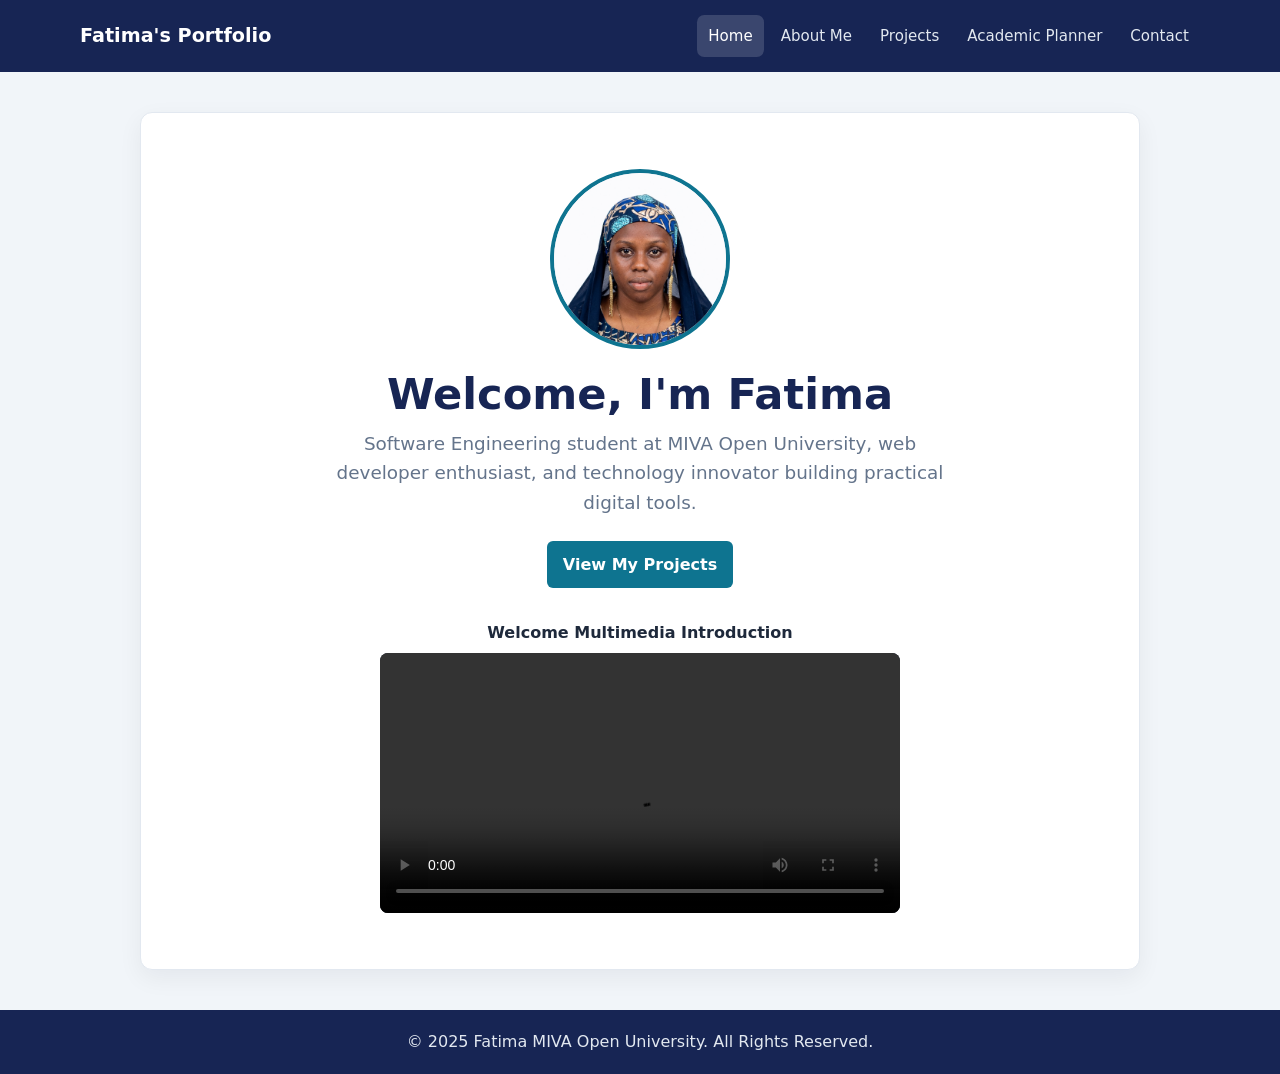
<file: index.html>
<!DOCTYPE html>
<html lang="en">
<head>
    <meta charset="UTF-8">
    <meta name="viewport" content="width=device-width, initial-scale=1.0">
    <meta name="description" content="Fatima's academic portfolio, projects, and interests in software engineering.">
    <title>Fatima's Academic Portfolio | Home</title>
    <link rel="stylesheet" href="css/style.css">
</head>
<body>
    <header>
        <div class="nav-container">
            <a class="logo" href="index.html">Fatima's Portfolio</a>
            <nav aria-label="Main navigation">
                <ul>
                    <li><a href="index.html" class="active" aria-current="page">Home</a></li>
                    <li><a href="about.html">About Me</a></li>
                    <li><a href="projects.html">Projects</a></li>
                    <li><a href="planner.html">Academic Planner</a></li>
                    <li><a href="contact.html">Contact</a></li>
                </ul>
            </nav>
        </div>
    </header>

    <main>
        <section class="card hero">
            <img class="portrait" src="passport.jpg" alt="Portrait of Fatima" width="180" height="180">
            <h1>Welcome, I'm Fatima</h1>
            <p class="hero-intro">Software Engineering student at MIVA Open University, web developer enthusiast, and technology innovator building practical digital tools.</p>
            <a href="projects.html" class="btn">View My Projects</a>
            <div class="video-container">
                <p><strong>Welcome Multimedia Introduction</strong></p>
                <video controls preload="metadata" width="100%" aria-label="Welcome video introduction">
                    <source src="https://www.w3schools.com/html/mov_bbb.mp4" type="video/mp4">
                    Your browser does not support the video tag.
                </video>
            </div>
        </section>
    </main>

    <footer><p>&copy; 2025 Fatima MIVA Open University. All Rights Reserved.</p></footer>
</body>
</html>
</file>
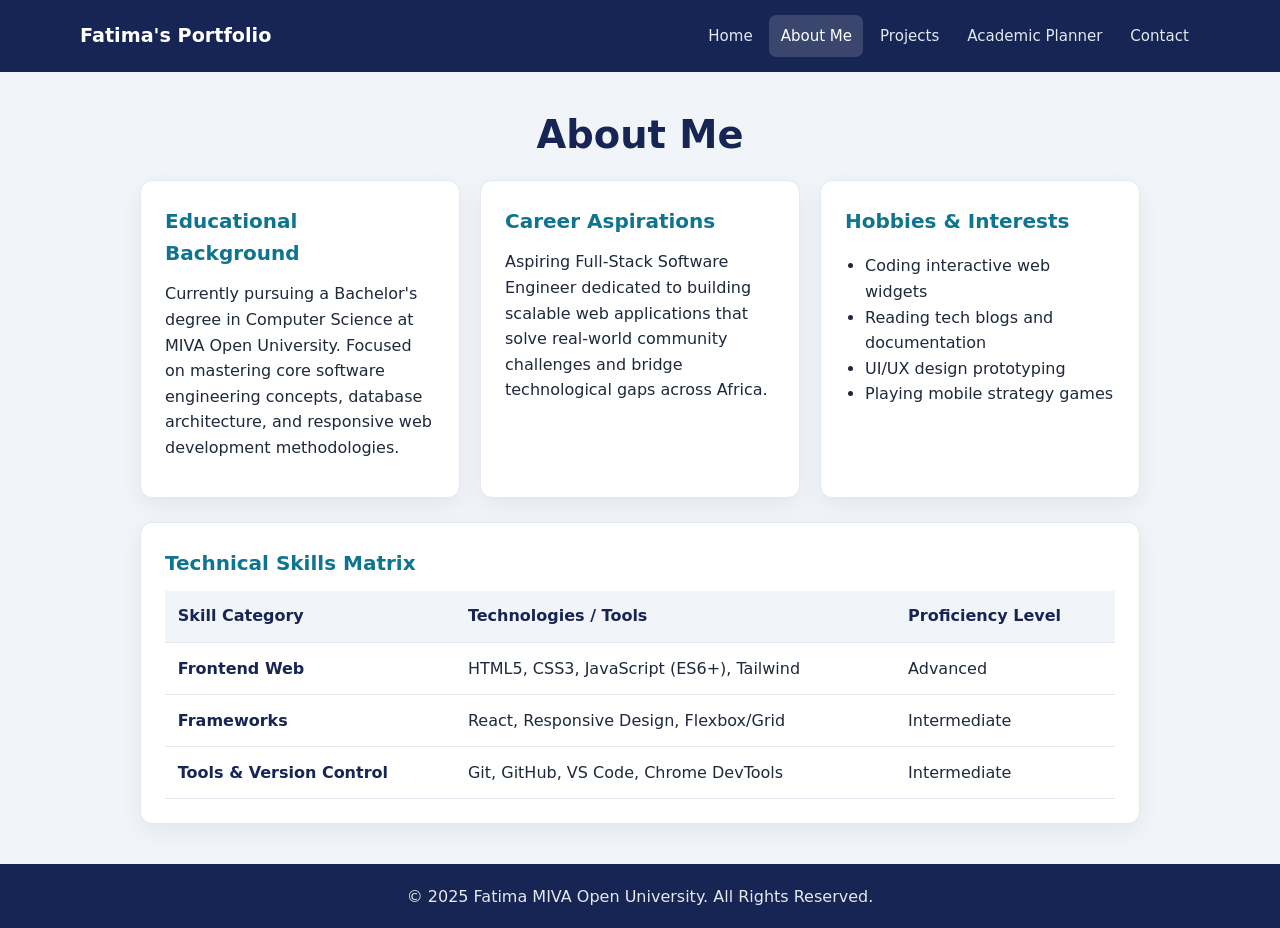
<file: about.html>
<!DOCTYPE html>
<html lang="en">
<head>
    <meta charset="UTF-8">
    <meta name="viewport" content="width=device-width, initial-scale=1.0">
    <meta name="description" content="Learn about Fatima's education, aspirations, interests, and technical skills.">
    <title>Fatima's Academic Portfolio | About Me</title>
    <link rel="stylesheet" href="css/style.css">
</head>
<body>
    <header>
        <div class="nav-container">
            <a class="logo" href="index.html">Fatima's Portfolio</a>
            <nav aria-label="Main navigation"><ul>
                <li><a href="index.html">Home</a></li>
                <li><a href="about.html" class="active" aria-current="page">About Me</a></li>
                <li><a href="projects.html">Projects</a></li>
                <li><a href="planner.html">Academic Planner</a></li>
                <li><a href="contact.html">Contact</a></li>
            </ul></nav>
        </div>
    </header>
    <main>
        <h1 class="page-title">About Me</h1>
        <div class="card-grid">
            <section class="card"><h2>Educational Background</h2><p>Currently pursuing a Bachelor's degree in Computer Science at MIVA Open University. Focused on mastering core software engineering concepts, database architecture, and responsive web development methodologies.</p></section>
            <section class="card"><h2>Career Aspirations</h2><p>Aspiring Full-Stack Software Engineer dedicated to building scalable web applications that solve real-world community challenges and bridge technological gaps across Africa.</p></section>
            <section class="card"><h2>Hobbies &amp; Interests</h2><ul class="interest-list">
                <li>Coding interactive web widgets</li><li>Reading tech blogs and documentation</li><li>UI/UX design prototyping</li><li>Playing mobile strategy games</li>
            </ul></section>
        </div>
        <section class="card skills-card">
            <h2>Technical Skills Matrix</h2>
            <div class="table-wrap"><table>
                <thead><tr><th scope="col">Skill Category</th><th scope="col">Technologies / Tools</th><th scope="col">Proficiency Level</th></tr></thead>
                <tbody>
                    <tr><th scope="row">Frontend Web</th><td>HTML5, CSS3, JavaScript (ES6+), Tailwind</td><td>Advanced</td></tr>
                    <tr><th scope="row">Frameworks</th><td>React, Responsive Design, Flexbox/Grid</td><td>Intermediate</td></tr>
                    <tr><th scope="row">Tools &amp; Version Control</th><td>Git, GitHub, VS Code, Chrome DevTools</td><td>Intermediate</td></tr>
                </tbody>
            </table></div>
        </section>
    </main>
    <footer><p>&copy; 2025 Fatima MIVA Open University. All Rights Reserved.</p></footer>
</body>
</html>
</file>
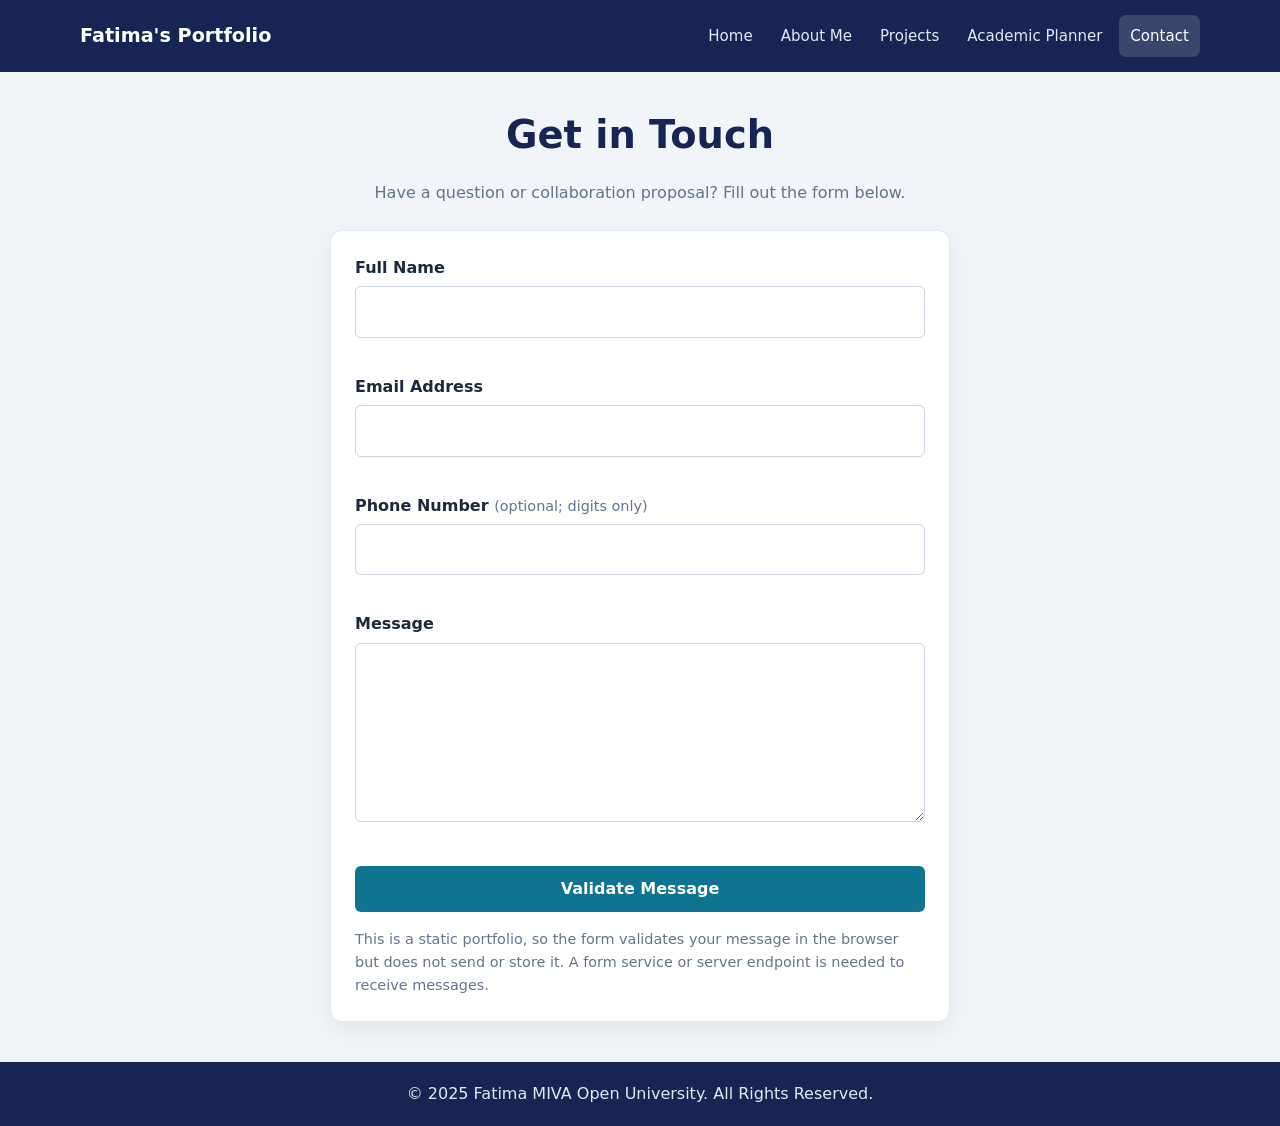
<file: contact.html>
<!DOCTYPE html>
<html lang="en">
<head>
    <meta charset="UTF-8">
    <meta name="viewport" content="width=device-width, initial-scale=1.0">
    <meta name="description" content="Contact Fatima about questions and collaboration proposals.">
    <title>Fatima's Academic Portfolio | Contact</title>
    <link rel="stylesheet" href="css/style.css">
    <script src="js/validation.js" defer></script>
</head>
<body>
    <header><div class="nav-container">
        <a class="logo" href="index.html">Fatima's Portfolio</a>
        <nav aria-label="Main navigation"><ul>
            <li><a href="index.html">Home</a></li><li><a href="about.html">About Me</a></li>
            <li><a href="projects.html">Projects</a></li><li><a href="planner.html">Academic Planner</a></li>
            <li><a href="contact.html" class="active" aria-current="page">Contact</a></li>
        </ul></nav>
    </div></header>
    <main>
        <h1 class="page-title">Get in Touch</h1>
        <p class="page-intro">Have a question or collaboration proposal? Fill out the form below.</p>
        <section class="card contact-card">
            <form id="contactForm" novalidate>
                <div class="form-group">
                    <label for="name">Full Name</label><input type="text" id="name" name="name" autocomplete="name" required>
                    <span id="nameError" class="error-message" aria-live="polite"></span>
                </div>
                <div class="form-group">
                    <label for="email">Email Address</label><input type="email" id="email" name="email" autocomplete="email" required>
                    <span id="emailError" class="error-message" aria-live="polite"></span>
                </div>
                <div class="form-group">
                    <label for="phone">Phone Number <span class="optional">(optional; digits only)</span></label><input type="tel" id="phone" name="phone" autocomplete="tel" inputmode="numeric">
                    <span id="phoneError" class="error-message" aria-live="polite"></span>
                </div>
                <div class="form-group">
                    <label for="message">Message</label><textarea id="message" name="message" rows="6" required></textarea>
                    <span id="messageError" class="error-message" aria-live="polite"></span>
                </div>
                <button type="submit" class="btn submit-btn">Validate Message</button>
                <p id="successBanner" class="success-banner" role="status" aria-live="polite" hidden></p>
                <p class="form-note">This is a static portfolio, so the form validates your message in the browser but does not send or store it. A form service or server endpoint is needed to receive messages.</p>
            </form>
        </section>
    </main>
    <footer><p>&copy; 2025 Fatima MIVA Open University. All Rights Reserved.</p></footer>
</body>
</html>
</file>
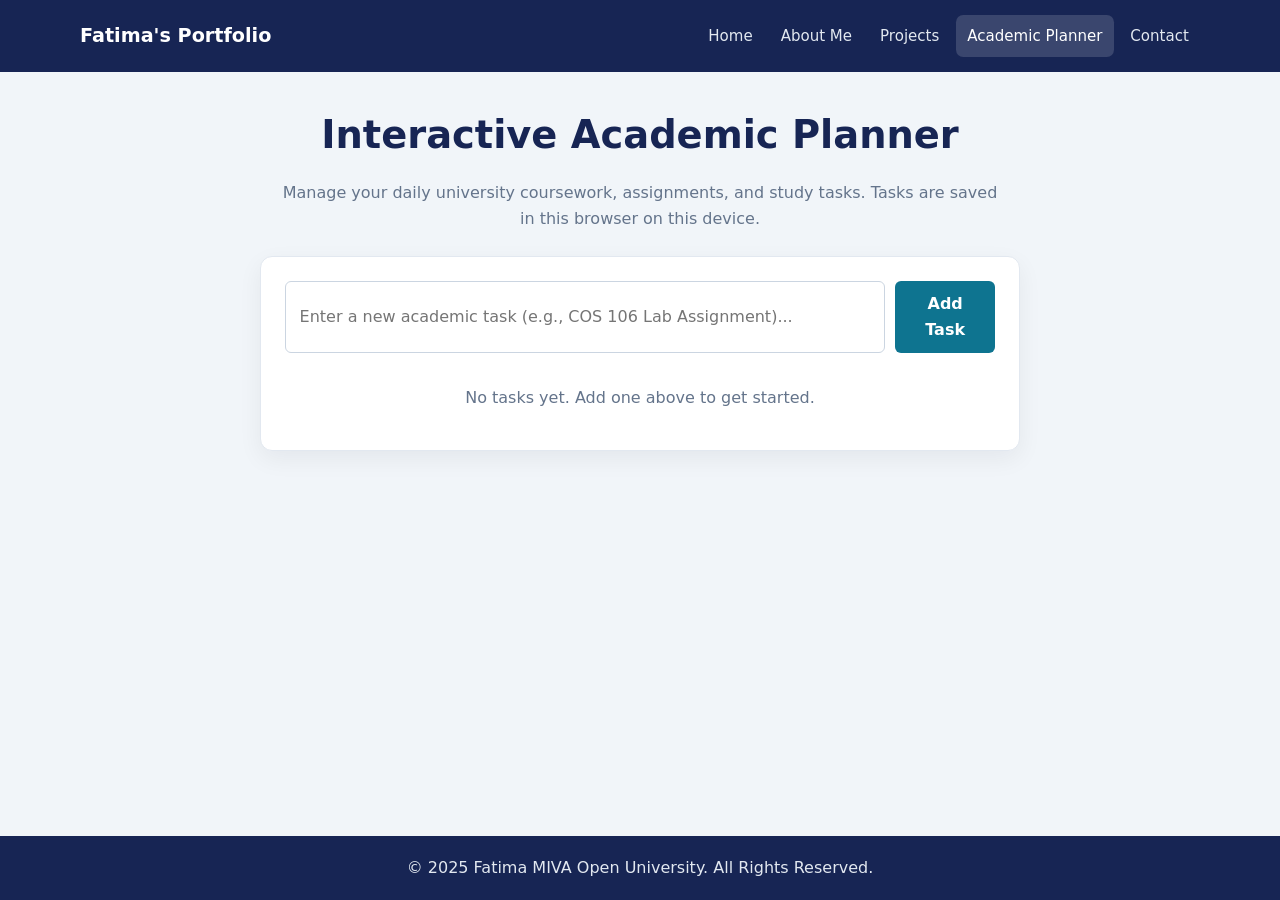
<file: planner.html>
<!DOCTYPE html>
<html lang="en">
<head>
    <meta charset="UTF-8">
    <meta name="viewport" content="width=device-width, initial-scale=1.0">
    <meta name="description" content="Plan and save your university coursework and study tasks.">
    <title>Fatima's Academic Portfolio | Academic Planner</title>
    <link rel="stylesheet" href="css/style.css">
    <script src="js/planner.js" defer></script>
</head>
<body>
    <header><div class="nav-container">
        <a class="logo" href="index.html">Fatima's Portfolio</a>
        <nav aria-label="Main navigation"><ul>
            <li><a href="index.html">Home</a></li><li><a href="about.html">About Me</a></li>
            <li><a href="projects.html">Projects</a></li><li><a href="planner.html" class="active" aria-current="page">Academic Planner</a></li>
            <li><a href="contact.html">Contact</a></li>
        </ul></nav>
    </div></header>
    <main>
        <h1 class="page-title">Interactive Academic Planner</h1>
        <p class="page-intro">Manage your daily university coursework, assignments, and study tasks. Tasks are saved in this browser on this device.</p>
        <section class="card planner-card" aria-label="Academic task planner">
            <form id="taskForm" class="planner-input-container">
                <label class="visually-hidden" for="taskInput">New academic task</label>
                <input type="text" id="taskInput" maxlength="200" placeholder="Enter a new academic task (e.g., COS 106 Lab Assignment)..." required>
                <button type="submit" class="btn">Add Task</button>
            </form>
            <p id="plannerMessage" class="form-message" aria-live="polite"></p>
            <ul id="taskList" class="task-list" aria-label="Your tasks"></ul>
        </section>
    </main>
    <footer><p>&copy; 2025 Fatima MIVA Open University. All Rights Reserved.</p></footer>
</body>
</html>
</file>
<file: css/style.css>
/* Base styles */
:root {
    --primary-color: #172554;
    --secondary-color: #0e7490;
    --accent-color: #0ea5e9;
    --text-color: #1e293b;
    --muted-color: #64748b;
    --surface-color: #ffffff;
    --page-color: #f1f5f9;
    --border-color: #cbd5e1;
    --danger-color: #b91c1c;
    --success-color: #166534;
    font-family: system-ui, -apple-system, BlinkMacSystemFont, "Segoe UI", sans-serif;
    color: var(--text-color);
    background: var(--page-color);
}

* { box-sizing: border-box; }
body { min-width: 320px; min-height: 100vh; margin: 0; display: flex; flex-direction: column; line-height: 1.6; }
a { color: inherit; }
header { background: var(--primary-color); color: #fff; }
.nav-container { width: min(1120px, calc(100% - 2rem)); min-height: 72px; margin: 0 auto; display: flex; align-items: center; justify-content: space-between; gap: 1.5rem; }
.logo { color: #fff; font-size: 1.2rem; font-weight: 750; text-decoration: none; white-space: nowrap; }
nav ul { display: flex; flex-wrap: wrap; justify-content: flex-end; gap: .35rem; padding: 0; margin: 0; list-style: none; }
nav a { display: block; padding: .55rem .7rem; border-radius: .45rem; color: #e2e8f0; text-decoration: none; font-size: .94rem; }
nav a:hover, nav a:focus-visible, nav a.active { color: #fff; background: rgba(255,255,255,.15); }
main { width: min(1000px, calc(100% - 2rem)); margin: 2.5rem auto; flex: 1; }
.page-title { margin: 0 0 1.4rem; color: var(--primary-color); text-align: center; font-size: clamp(1.8rem, 4vw, 2.4rem); line-height: 1.2; }
.page-intro { margin: 0 auto 1.5rem; max-width: 720px; text-align: center; color: var(--muted-color); }
.card { padding: 1.5rem; border: 1px solid #e2e8f0; border-radius: 12px; background: var(--surface-color); box-shadow: 0 8px 24px rgba(15, 23, 42, .06); }
.card h2 { margin: 0 0 .75rem; color: var(--secondary-color); font-size: 1.25rem; }
.card p { margin: 0 0 .75rem; }
.card-grid { display: grid; grid-template-columns: repeat(auto-fit, minmax(min(100%, 260px), 1fr)); gap: 1.25rem; }
.hero { display: flex; flex-direction: column; align-items: center; padding: clamp(2rem, 6vw, 3.5rem) 1.5rem; text-align: center; }
.portrait { width: 180px; height: 180px; margin-bottom: 1.25rem; border: 4px solid var(--secondary-color); border-radius: 50%; background: #e2e8f0; object-fit: cover; object-position: center 25%; }
.hero h1 { margin: 0 0 .5rem; color: var(--primary-color); font-size: clamp(2rem, 5vw, 2.7rem); line-height: 1.2; }
.hero-intro { max-width: 650px; margin: 0 0 1.5rem !important; color: var(--muted-color); font-size: 1.15rem; }
.btn { display: inline-flex; min-height: 44px; align-items: center; justify-content: center; padding: .65rem 1rem; border: 0; border-radius: 6px; background: var(--secondary-color); color: #fff; font: inherit; font-weight: 650; text-align: center; text-decoration: none; cursor: pointer; }
.btn:hover, .btn:focus-visible { background: #155e75; }
.video-container { width: min(100%, 520px); margin-top: 2rem; }
.video-container p { margin-bottom: .5rem; }
video { display: block; border-radius: 8px; background: #0f172a; }
.interest-list { padding-left: 1.25rem; margin-bottom: 0; }
.skills-card { margin-top: 1.5rem; }
.table-wrap { overflow-x: auto; }
table { width: 100%; border-collapse: collapse; text-align: left; }
th, td { padding: .8rem; border-bottom: 1px solid #e2e8f0; vertical-align: top; }
thead { background: #f1f5f9; }
th { color: var(--primary-color); }
.project-card { display: flex; flex-direction: column; align-items: flex-start; }
.project-card img { width: 100%; height: 180px; margin-bottom: 1rem; border-radius: 7px; background: #e2e8f0; object-fit: cover; }
.project-card .btn { margin-top: auto; }
.planner-card { max-width: 760px; margin: 0 auto; }
.planner-input-container { display: flex; gap: .65rem; }
input, textarea { width: 100%; padding: .75rem .85rem; border: 1px solid var(--border-color); border-radius: 6px; background: #fff; color: var(--text-color); font: inherit; }
input:focus, textarea:focus { border-color: var(--accent-color); outline: 3px solid rgba(14,165,233,.2); }
.task-list { display: grid; gap: .65rem; padding: 0; margin: 1rem 0 0; list-style: none; }
.task-item { display: flex; align-items: center; justify-content: space-between; gap: 1rem; padding: .75rem; border: 1px solid #e2e8f0; border-radius: 7px; background: #f8fafc; }
.task-label { display: flex; align-items: center; gap: .65rem; min-width: 0; cursor: pointer; }
.task-label input { width: 1.1rem; height: 1.1rem; flex: 0 0 auto; }
.task-label span { overflow-wrap: anywhere; }
.is-complete .task-label span { color: var(--muted-color); text-decoration: line-through; }
.delete-task { padding: .4rem .65rem; border: 1px solid #fecaca; border-radius: 5px; background: #fff; color: var(--danger-color); font: inherit; cursor: pointer; }
.delete-task:hover { background: #fef2f2; }
.empty-state { padding: 1rem; color: var(--muted-color); text-align: center; }
.form-message { margin: .5rem 0 0; color: var(--danger-color); }
.contact-card { max-width: 620px; margin: 0 auto; }
.form-group { margin-bottom: 1rem; }
.form-group label { display: block; margin-bottom: .35rem; font-weight: 650; }
.form-group textarea { resize: vertical; }
.optional, .form-note { color: var(--muted-color); font-size: .9rem; font-weight: 400; }
.error-message { display: block; min-height: 1.25rem; color: var(--danger-color); font-size: .9rem; }
[aria-invalid="true"] { border-color: var(--danger-color); }
.submit-btn { width: 100%; }
.success-banner { margin: 1rem 0 0; padding: .8rem; border-radius: 6px; background: #dcfce7; color: var(--success-color); }
.form-note { margin: 1rem 0 0 !important; }
.visually-hidden { position: absolute; width: 1px; height: 1px; overflow: hidden; clip: rect(0,0,0,0); white-space: nowrap; clip-path: inset(50%); }
footer { margin-top: auto; padding: 1.2rem 1rem; background: var(--primary-color); color: #e2e8f0; text-align: center; }
footer p { margin: 0; }

@media (max-width: 760px) {
    .nav-container { flex-direction: column; justify-content: center; gap: .35rem; padding: .8rem 0; }
    nav ul { justify-content: center; }
    nav a { padding: .45rem .55rem; font-size: .9rem; }
    main { margin: 1.5rem auto; }
}
@media (max-width: 480px) {
    .planner-input-container { flex-direction: column; }
    .planner-input-container .btn { width: 100%; }
    .task-item { align-items: flex-start; }
    th, td { padding: .6rem; }
}
</file>
